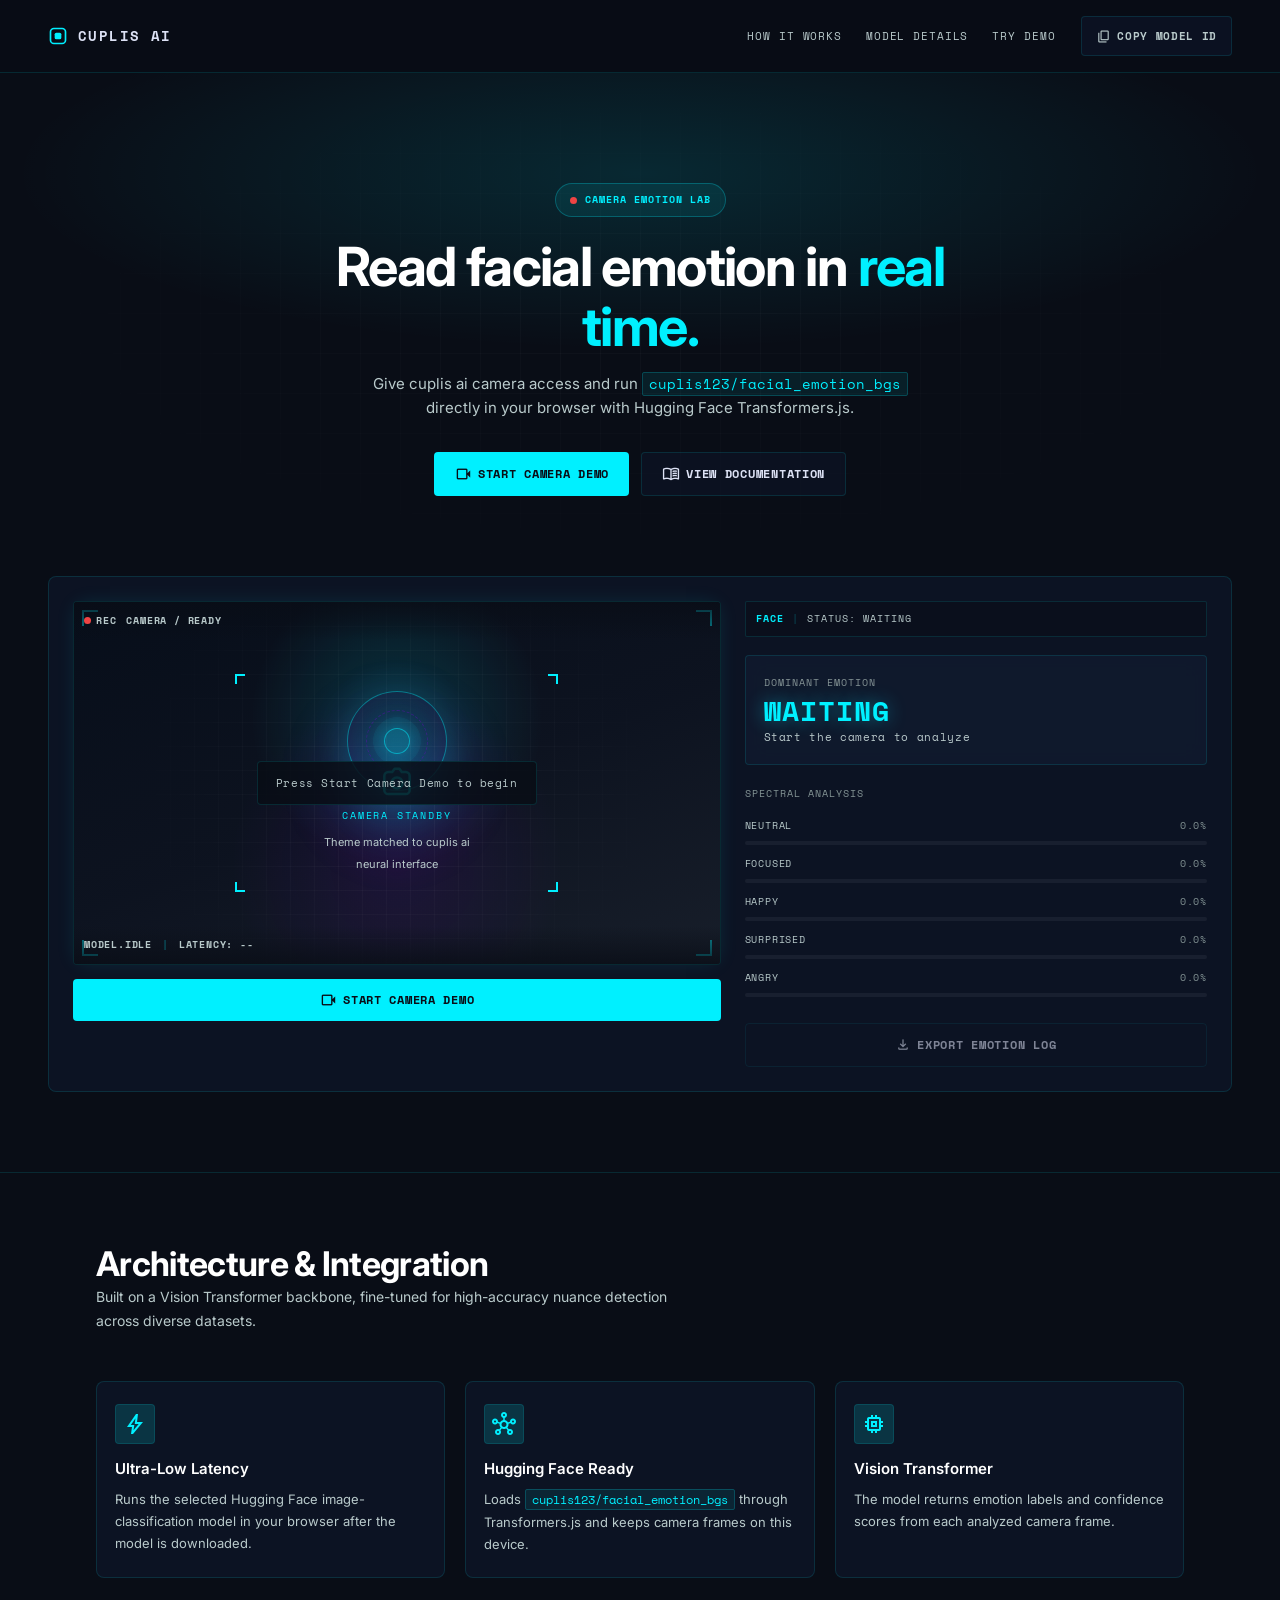
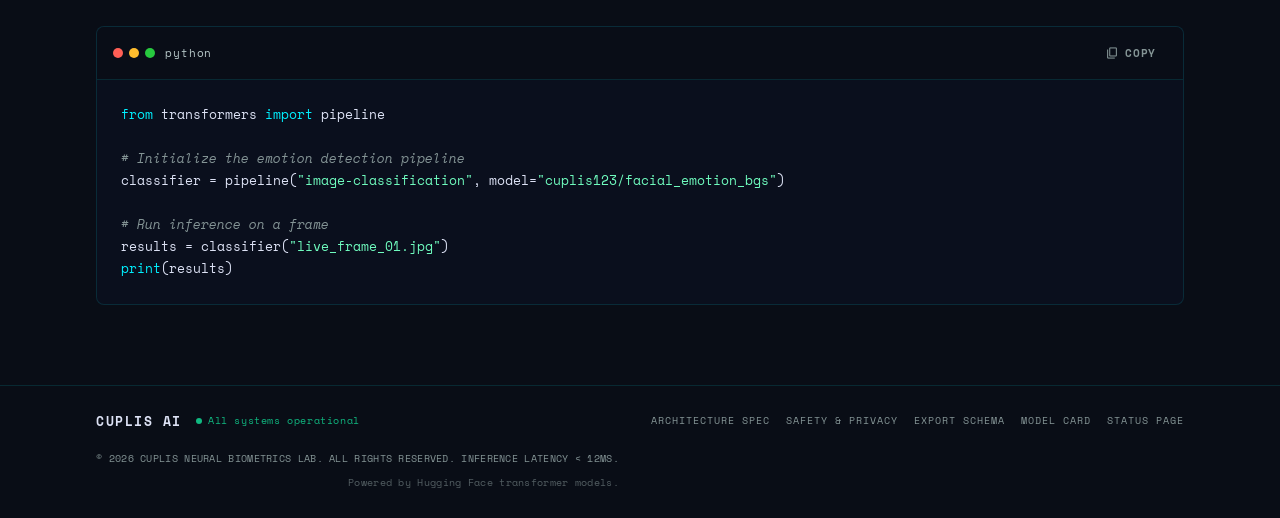
<file: index.html>
<!DOCTYPE html>
<html class="dark" lang="en">
<head>
<meta charset="utf-8"/>
<meta name="viewport" content="width=device-width, initial-scale=1.0, minimum-scale=1.0, viewport-fit=cover"/>
<title>CUPLIS.AI // EMOTION LAB</title>
<meta name="description" content="Real-time facial emotion detection powered by Hugging Face Transformers.js and Vision Transformer architecture."/>
<link rel="icon" href="data:image/svg+xml,<svg xmlns='http://www.w3.org/2000/svg' viewBox='0 0 32 32'><rect width='32' height='32' rx='4' fill='%23090D16'/><rect x='5' y='5' width='22' height='22' rx='4' fill='none' stroke='%2300F0FF' stroke-width='2'/><rect x='11' y='11' width='10' height='10' rx='2' fill='%2300F0FF' opacity='0.8'/></svg>"/>
<!-- Google Fonts -->
<link href="https://fonts.googleapis.com" rel="preconnect"/>
<link crossorigin="" href="https://fonts.gstatic.com" rel="preconnect"/>
<link href="https://fonts.googleapis.com/css2?family=Inter:wght@400;500;600;700&family=Space+Mono:ital,wght@0,400;0,700;1,400&display=swap" rel="stylesheet"/>
<link href="https://fonts.googleapis.com/css2?family=Material+Symbols+Outlined:wght,FILL@100..700,0..1&display=swap" rel="stylesheet"/>
<link rel="stylesheet" href="css/style.css"/>
</head>
<body>
<a class="skip-link" href="#main">Skip to content</a>

<!-- ==================== 1. Navigation ==================== -->
<header class="topnav" id="topnav">
  <div class="topnav-inner">
    <a class="brand" href="#top" aria-label="cuplis ai home">
      <svg class="brand-mark" viewBox="0 0 24 24" aria-hidden="true" fill="none" stroke="currentColor" stroke-width="2" stroke-linecap="round" stroke-linejoin="round">
        <rect x="3" y="3" width="18" height="18" rx="4"/>
        <rect x="8" y="8" width="8" height="8" rx="2" fill="currentColor" stroke="none"/>
      </svg>
      <span>cuplis ai</span>
    </a>
    <nav class="topnav-links" aria-label="Primary">
      <a href="#how-it-works">How it Works</a>
      <a href="#model-details">Model Details</a>
      <a href="#try-demo">Try Demo</a>
    </nav>
    <button class="btn btn-copy-model topnav-cta" type="button" id="btnCopyNav" data-action="api-access">
      <span class="material-symbols-outlined" style="font-size:15px;font-variation-settings:'FILL' 0">content_copy</span>
      Copy Model ID
    </button>
    <button class="nav-toggle" type="button" aria-expanded="false" aria-controls="mobile-menu" aria-label="Toggle menu">
      <span></span><span></span><span></span>
    </button>
  </div>
  <nav class="mobile-menu" id="mobile-menu" aria-label="Mobile">
    <a href="#how-it-works">How it Works</a>
    <a href="#model-details">Model Details</a>
    <a href="#try-demo">Try Demo</a>
    <button class="btn btn-copy-model" type="button" data-action="api-access">Copy Model ID</button>
  </nav>
</header>

<main id="main">

<!-- ==================== 2. Hero ==================== -->
<section class="hero" id="top">
  <div class="hero-bg-grid" aria-hidden="true"></div>
  <div class="hero-glow" aria-hidden="true"></div>
  <div class="container hero-inner">
    <div class="badge" role="status">
      <span class="badge-dot" aria-hidden="true"></span>
      Camera Emotion Lab
    </div>
    <h1 class="hero-title">Read facial emotion in <span class="accent">real time.</span></h1>
    <p class="hero-sub">
      Give cuplis ai camera access and run <code class="code-chip">cuplis123/facial_emotion_bgs</code> directly in your browser with Hugging Face Transformers.js.
    </p>
    <div class="hero-actions">
      <button class="btn btn-primary" type="button" id="initialize-demo">
        <span class="material-symbols-outlined" style="font-size:18px;font-variation-settings:'FILL' 0">videocam</span>
        Start Camera Demo
      </button>
      <a class="btn btn-ghost" href="#model-details">
        <span class="material-symbols-outlined" style="font-size:18px;font-variation-settings:'FILL' 0">menu_book</span>
        View Documentation
      </a>
    </div>
  </div>
</section>

<!-- ==================== 3. Dashboard / Demo ==================== -->
<section class="dashboard-section" id="try-demo">
  <div class="dashboard-outer">
  <div class="dashboard-card">

      <!-- === Video Panel === -->
      <div class="video-pane" id="video-pane">
        <div class="video-frame" id="video-frame">

          <!-- Placeholder -->
          <div class="camera-placeholder" id="camera-placeholder" aria-hidden="true">
            <div class="camera-placeholder-glow"></div>
            <div class="camera-placeholder-grid"></div>
            <div class="camera-placeholder-core">
              <div class="camera-placeholder-ring"></div>
              <div class="camera-placeholder-icon">
                <svg viewBox="0 0 24 24" aria-hidden="true"><path d="M4 7.5A2.5 2.5 0 0 1 6.5 5H9l1.5-2h3L15 5h2.5A2.5 2.5 0 0 1 20 7.5v9A2.5 2.5 0 0 1 17.5 19h-11A2.5 2.5 0 0 1 4 16.5v-9Z"/><circle cx="12" cy="12" r="3.5"/></svg>
              </div>
              <div class="camera-placeholder-copy">
                <span class="camera-placeholder-title">Camera Standby</span>
                <span class="camera-placeholder-subtitle">Theme matched to cuplis ai neural interface</span>
              </div>
            </div>
          </div>

          <!-- Video element -->
          <video class="camera-video" id="camera-video" autoplay muted playsinline aria-label="Live camera preview"></video>
          <canvas id="analysis-canvas" hidden></canvas>
          <div class="camera-message" id="camera-message">Press Start Camera Demo to begin</div>

          <!-- HUD Top -->
          <div class="video-hud hud-top" aria-hidden="true">
            <span class="rec-badge">
              <span class="rec-dot" id="rec-dot"></span>
              REC
            </span>
            <span id="camera-label">CAMERA / READY</span>
          </div>

          <!-- Corner Reticles -->
          <div class="reticle reticle-tl" aria-hidden="true"></div>
          <div class="reticle reticle-tr" aria-hidden="true"></div>
          <div class="reticle reticle-bl" aria-hidden="true"></div>
          <div class="reticle reticle-br" aria-hidden="true"></div>

          <!-- Scanner line -->
          <div class="scanner-line" id="scanner-line" aria-hidden="true"></div>

          <!-- Bounding box -->
          <div class="bounding-box" id="bounding-box" aria-hidden="true">
            <span class="bb-corner bb-tl"></span>
            <span class="bb-corner bb-tr"></span>
            <span class="bb-corner bb-bl"></span>
            <span class="bb-corner bb-br"></span>
          </div>

          <!-- HUD Bottom -->
          <div class="video-hud hud-bottom" aria-hidden="true">
            <span id="sys-status">MODEL.IDLE</span>
            <span class="hud-sep">|</span>
            <span>LATENCY: <span id="latency-value">--</span></span>
          </div>
        </div>

        <!-- Start/Stop button under video -->
        <div class="video-controls">
          <button class="btn btn-primary btn-block" type="button" id="initialize-demo-2">
            <span class="material-symbols-outlined" style="font-size:18px;font-variation-settings:'FILL' 0">videocam</span>
            Start Camera Demo
          </button>
        </div>
      </div>

      <!-- === Telemetry Panel === -->
      <aside class="telemetry-pane" id="telemetry-pane">
        <!-- Face status -->
        <div class="tele-row face-status-row" id="face-status-row" aria-label="Face detection status">
          <span class="tele-label">FACE</span>
          <span class="hud-sep">|</span>
          <span class="tele-value" id="id-status">STATUS: WAITING</span>
        </div>

        <!-- Dominant Emotion card -->
        <div class="emotion-card" id="emotion-card">
          <p class="emotion-card-label">Dominant Emotion</p>
          <p class="emotion-card-value" id="emotion-value">WAITING</p>
          <p class="emotion-card-sub" id="emotion-conf">Start the camera to analyze</p>
        </div>

        <!-- Spectral meter -->
        <div class="spectral-section">
          <p class="spectral-title">Spectral Analysis</p>
          <div class="bars" id="bars">
            <div class="bar-row" data-emotion="NEUTRAL">
              <div class="bar-meta"><span>NEUTRAL</span><span class="bar-pct">0.0%</span></div>
              <div class="bar-track"><div class="bar-fill" style="--w:0%"></div></div>
            </div>
            <div class="bar-row" data-emotion="FOCUSED">
              <div class="bar-meta"><span>FOCUSED</span><span class="bar-pct">0.0%</span></div>
              <div class="bar-track"><div class="bar-fill bar-dim" style="--w:0%"></div></div>
            </div>
            <div class="bar-row" data-emotion="HAPPY">
              <div class="bar-meta"><span>HAPPY</span><span class="bar-pct">0.0%</span></div>
              <div class="bar-track"><div class="bar-fill bar-dim" style="--w:0%"></div></div>
            </div>
            <div class="bar-row" data-emotion="SURPRISED">
              <div class="bar-meta"><span>SURPRISED</span><span class="bar-pct">0.0%</span></div>
              <div class="bar-track"><div class="bar-fill bar-dim" style="--w:0%"></div></div>
            </div>
            <div class="bar-row" data-emotion="ANGRY">
              <div class="bar-meta"><span>ANGRY</span><span class="bar-pct">0.0%</span></div>
              <div class="bar-track"><div class="bar-fill bar-dim" style="--w:0%"></div></div>
            </div>
          </div>
        </div>

        <!-- Export button -->
        <div class="telemetry-footer">
          <button class="btn btn-outline btn-block" type="button" id="export-log">
            <span class="material-symbols-outlined" style="font-size:16px;font-variation-settings:'FILL' 0">download</span>
            Export Emotion Log
          </button>
        </div>
      </aside>
    </div><!-- /dashboard-card -->
  </div><!-- /dashboard-outer -->
</section>

<!-- ==================== 4. Architecture & Integration ==================== -->
<section class="tech-section" id="model-details">
  <div class="container">
    <div class="section-head">
      <h2 class="section-title">Architecture &amp; Integration</h2>
      <p class="section-sub">Built on a Vision Transformer backbone, fine-tuned for high-accuracy nuance detection across diverse datasets.</p>
    </div>

    <div class="feature-grid">
      <article class="feature-card">
        <div class="feature-icon">
          <span class="material-symbols-outlined" style="font-variation-settings:'FILL' 0">bolt</span>
        </div>
        <h3 class="feature-title">Ultra-Low Latency</h3>
        <p class="feature-body">Runs the selected Hugging Face image-classification model in your browser after the model is downloaded.</p>
      </article>
      <article class="feature-card">
        <div class="feature-icon">
          <span class="material-symbols-outlined" style="font-variation-settings:'FILL' 0">hub</span>
        </div>
        <h3 class="feature-title">Hugging Face Ready</h3>
        <p class="feature-body">Loads <code class="code-chip">cuplis123/facial_emotion_bgs</code> through Transformers.js and keeps camera frames on this device.</p>
      </article>
      <article class="feature-card">
        <div class="feature-icon">
          <span class="material-symbols-outlined" style="font-variation-settings:'FILL' 0">memory</span>
        </div>
        <h3 class="feature-title">Vision Transformer</h3>
        <p class="feature-body">The model returns emotion labels and confidence scores from each analyzed camera frame.</p>
      </article>
    </div>

    <!-- Code snippet -->
    <div class="code-card" id="how-it-works">
      <div class="code-head">
        <div class="code-dots" aria-hidden="true"><span></span><span></span><span></span></div>
        <span class="code-lang">python</span>
        <button class="btn btn-copy-code" type="button" id="copy-code" aria-label="Copy code">
          <span class="material-symbols-outlined" style="font-size:14px;font-variation-settings:'FILL' 0">content_copy</span>
          <span class="copy-state" id="copy-state">Copy</span>
        </button>
      </div>
      <div class="code-body">
<pre><code><span class="tok-kw">from</span> transformers <span class="tok-kw">import</span> pipeline

<span class="tok-c"># Initialize the emotion detection pipeline</span>
classifier = pipeline(<span class="tok-str">"image-classification"</span>, model=<span class="tok-str">"cuplis123/facial_emotion_bgs"</span>)

<span class="tok-c"># Run inference on a frame</span>
results = classifier(<span class="tok-str">"live_frame_01.jpg"</span>)
<span class="tok-kw">print</span>(results)</code></pre>
      </div>
    </div>
  </div>
</section>
</main>

<!-- ==================== 5. Footer ==================== -->
<footer class="footer">
  <div class="container footer-inner">
    <div class="footer-brand-block">
      <span class="footer-brand">cuplis ai</span>
      <div class="footer-status">
        <span class="status-dot"></span>
        <span>All systems operational</span>
      </div>
    </div>
    <nav class="footer-links" aria-label="Footer">
      <a href="https://huggingface.co/cuplis123/facial_emotion_bgs" target="_blank" rel="noopener noreferrer">Architecture Spec</a>
      <a href="#top">Safety &amp; Privacy</a>
      <a href="#top">Export Schema</a>
      <a href="https://huggingface.co/cuplis123/facial_emotion_bgs" target="_blank" rel="noopener noreferrer">Model Card</a>
      <a href="#top">Status Page</a>
    </nav>
    <div class="footer-copy">
      <p>&copy; 2026 CUPLIS NEURAL BIOMETRICS LAB. ALL RIGHTS RESERVED. INFERENCE LATENCY &lt; 12MS.</p>
      <p class="footer-copy-sub">Powered by Hugging Face transformer models.</p>
    </div>
  </div>
</footer>

<div class="toast" id="toast" role="status" aria-live="polite"></div>

<script src="js/main.js"></script>
</body>
</html>
</file>
<file: css/style.css>
/* ============================================================
   CUPLIS AI — Neural Telemetry Engine Design System
   ============================================================ */

:root {
  --obsidian:       #090D16;
  --carbon:         #0F172A;
  --surface:        #0d1320;
  --surface-low:    #161b29;
  --surface-mid:    #1a1f2d;
  --surface-high:   #242a38;
  --surface-higher: #2f3543;

  --cyan:           #00F0FF;
  --cyan-dim:       rgba(0,240,255,0.15);
  --cyan-glass:     rgba(0,240,255,0.12);
  --cyan-glow:      rgba(0,240,255,0.35);
  --mint:           #10B981;
  --mint-dim:       rgba(16,185,129,0.15);
  --crimson:        #EF4444;
  --amber:          #F59E0B;

  --text-primary:   #dde2f5;
  --text-muted:     #b9cacb;
  --text-faint:     #849495;

  --border:         rgba(0,240,255,0.12);
  --border-active:  rgba(0,240,255,0.35);

  --font-ui:    "Inter", system-ui, -apple-system, sans-serif;
  --font-mono:  "Space Mono", "SFMono-Regular", Consolas, monospace;

  --nav-height:     60px;
  --sp-1: 4px; --sp-2: 8px; --sp-3: 12px; --sp-4: 16px;
  --sp-5: 20px; --sp-6: 24px; --sp-8: 32px; --sp-12: 48px;
  --container-max:  1440px;
  --pad-x:          16px;

  --r-xs: 2px; --r-sm: 4px; --r-md: 8px; --r-lg: 12px; --r-full: 9999px;
}
@media (min-width: 600px)  { :root { --pad-x: 24px; --nav-height: 68px; } }
@media (min-width: 900px)  { :root { --pad-x: 48px; --nav-height: 72px; } }

/* ============ Reset ============ */
*, *::before, *::after { box-sizing: border-box; margin: 0; padding: 0; }

html {
  scroll-behavior: smooth;
  scroll-padding-top: calc(var(--nav-height) + 8px);
  -webkit-text-size-adjust: 100%;
  /* KUNCI: cegah horizontal scroll dari sumber manapun */
  overflow-x: hidden;
}

body {
  min-height: 100vh;
  display: flex; flex-direction: column;
  background: var(--obsidian);
  color: var(--text-primary);
  font-family: var(--font-ui);
  font-size: 14px; line-height: 22px;
  -webkit-font-smoothing: antialiased;
  text-rendering: optimizeLegibility;
  /* Sama — blok horizontal scroll di body */
  overflow-x: hidden;
  /* Lebar tidak pernah melebihi viewport */
  max-width: 100vw;
}

img { max-width: 100%; display: block; }
a { color: inherit; text-decoration: none; }
button { font: inherit; cursor: pointer; background: none; border: none; }
code { font-family: var(--font-mono); }

::selection { background: var(--cyan); color: var(--obsidian); }

/* ============ Skip Link ============ */
.skip-link {
  position: absolute; left: -9999px; top: 0; z-index: 200;
  background: var(--cyan); color: var(--obsidian);
  padding: 8px 16px; border-radius: 0 0 var(--r-sm) 0; font-weight: 700;
}
.skip-link:focus { left: 0; }

/* ============ Container ============ */
.container {
  width: 100%;
  max-width: var(--container-max);
  margin-inline: auto;
  padding-inline: var(--pad-x);
}

/* ============ Buttons ============ */
.btn {
  display: inline-flex; align-items: center; gap: 6px;
  padding: 10px 20px;
  border-radius: var(--r-sm);
  font-family: var(--font-mono); font-size: 12px; font-weight: 700;
  letter-spacing: 0.06em; text-transform: uppercase;
  cursor: pointer; transition: all 0.18s ease;
  white-space: nowrap;
}

.btn-primary {
  background: var(--cyan); color: var(--obsidian); border: none;
}
.btn-primary:hover { box-shadow: 0 0 22px rgba(0,240,255,0.55); transform: translateY(-1px); }
.btn-primary:active { transform: scale(0.98); }

.btn-ghost {
  background: rgba(15,23,42,0.5); color: var(--text-primary);
  border: 1px solid var(--border);
}
.btn-ghost:hover { border-color: var(--border-active); color: #fff; }

.btn-outline {
  background: transparent; color: var(--text-primary);
  border: 1px solid var(--border);
}
.btn-outline:hover { border-color: var(--border-active); color: var(--cyan); }

.btn-copy-model {
  background: rgba(15,23,42,0.6); color: var(--text-muted);
  border: 1px solid var(--border);
  padding: 8px 14px; font-size: 11px;
}
.btn-copy-model:hover { border-color: var(--border-active); color: #fff; }

.btn-copy-code {
  background: transparent; color: var(--text-faint);
  border: 1px solid transparent;
  padding: 4px 10px; font-size: 11px;
}
.btn-copy-code:hover { color: var(--cyan); }

.btn-block { width: 100%; justify-content: center; }
.btn:disabled { opacity: 0.55; cursor: wait; }

/* ============ Top Navigation ============ */
.topnav {
  position: sticky; top: 0; z-index: 100;
  background: rgba(9,13,22,0.88);
  -webkit-backdrop-filter: blur(20px); backdrop-filter: blur(20px);
  border-bottom: 1px solid var(--border);
  /* Pastikan tidak overflow */
  width: 100%; max-width: 100vw; overflow: hidden;
}
.topnav-inner {
  max-width: var(--container-max); margin-inline: auto;
  display: flex; align-items: center; gap: 16px;
  padding: 0 var(--pad-x); height: var(--nav-height);
}

.brand {
  display: inline-flex; align-items: center; gap: 10px;
  font-family: var(--font-mono); font-size: 14px; font-weight: 700;
  letter-spacing: 0.1em; text-transform: uppercase;
  color: var(--text-primary); margin-right: auto;
  /* Jangan biarkan shrink sampai 0 */
  flex-shrink: 0;
  min-width: 0;
}
.brand-mark { width: 20px; height: 20px; color: var(--cyan); flex: none; }
.brand:hover { color: var(--cyan); }

.topnav-links { display: none; align-items: center; gap: 4px; flex-shrink: 0; }
@media (min-width: 900px) { .topnav-links { display: flex; } }
.topnav-links a {
  color: var(--text-muted); font-family: var(--font-mono); font-size: 11px;
  letter-spacing: 0.08em; text-transform: uppercase;
  padding: 6px 10px; border-radius: var(--r-xs);
  transition: color 0.18s; white-space: nowrap;
}
.topnav-links a:hover { color: var(--cyan); }

.topnav-cta { flex-shrink: 0; }
@media (max-width: 599px) { .topnav-cta { display: none; } }

.nav-toggle {
  display: inline-flex; flex-direction: column; justify-content: center; gap: 5px;
  width: 38px; height: 38px; padding: 8px;
  border: 1px solid var(--border); border-radius: var(--r-sm);
  flex-shrink: 0;
}
.nav-toggle span { height: 2px; background: var(--text-primary); border-radius: 2px; transition: transform 0.2s, opacity 0.2s; }
.nav-toggle[aria-expanded="true"] span:nth-child(1) { transform: translateY(7px) rotate(45deg); }
.nav-toggle[aria-expanded="true"] span:nth-child(2) { opacity: 0; }
.nav-toggle[aria-expanded="true"] span:nth-child(3) { transform: translateY(-7px) rotate(-45deg); }
@media (min-width: 900px) { .nav-toggle { display: none; } }

.mobile-menu {
  display: none; flex-direction: column;
  background: rgba(9,13,22,0.96); border-top: 1px solid var(--border);
  padding: 4px var(--pad-x) 12px;
  width: 100%; /* penting: tidak boleh lebih lebar dari viewport */
}
.mobile-menu.open { display: flex; }
.mobile-menu a {
  color: var(--text-muted); font-family: var(--font-mono); font-size: 12px;
  letter-spacing: 0.08em; text-transform: uppercase;
  padding: 12px 4px; border-bottom: 1px solid rgba(255,255,255,0.04);
  transition: color 0.18s;
}
.mobile-menu a:hover { color: var(--cyan); }
.mobile-menu .btn { margin: 12px 0 4px; }
@media (min-width: 900px) { .mobile-menu { display: none !important; } }

/* ============ Hero ============ */
.hero {
  position: relative; overflow: hidden;
  padding: 52px var(--pad-x) 36px;
  text-align: center;
  /* Tidak boleh lebih lebar dari viewport */
  width: 100%; max-width: 100vw;
}
@media (min-width: 600px) { .hero { padding: 72px var(--pad-x) 52px; } }
@media (min-width: 900px) { .hero { padding: 110px var(--pad-x) 80px; } }

.hero-bg-grid {
  position: absolute; inset: 0; pointer-events: none; z-index: 0;
  background-image:
    linear-gradient(rgba(255,255,255,0.025) 1px, transparent 1px),
    linear-gradient(90deg, rgba(255,255,255,0.025) 1px, transparent 1px);
  background-size: 40px 40px;
  mask-image: radial-gradient(ellipse at center, black 10%, transparent 75%);
}

.hero-glow {
  position: absolute; inset: 0; pointer-events: none; z-index: 0;
  background: radial-gradient(ellipse 70% 50% at 50% 20%, rgba(0,240,255,0.12), transparent 70%);
}

.hero-inner { position: relative; z-index: 1; max-width: 720px; margin-inline: auto; }

.badge {
  display: inline-flex; align-items: center; gap: 8px;
  background: rgba(0,240,255,0.08); border: 1px solid rgba(0,240,255,0.25);
  color: var(--cyan); border-radius: var(--r-full);
  padding: 5px 14px;
  font-family: var(--font-mono); font-size: 10px; font-weight: 700;
  letter-spacing: 0.1em; text-transform: uppercase;
  margin-bottom: 20px;
}
.badge-dot {
  width: 7px; height: 7px; border-radius: 50%;
  background: var(--crimson);
  animation: pulse 1.6s ease-in-out infinite;
  flex-shrink: 0;
}

.hero-title {
  font-family: var(--font-ui);
  font-size: clamp(24px, 7vw, 54px);
  font-weight: 700; line-height: 1.12; letter-spacing: -0.03em;
  color: #fff; margin-bottom: 14px;
}
.accent { color: var(--cyan); }

.hero-sub {
  font-size: 14px; line-height: 24px; color: var(--text-muted);
  max-width: 560px; margin-inline: auto; margin-bottom: 24px;
}
@media (min-width: 600px) { .hero-sub { font-size: 15px; margin-bottom: 32px; } }

.code-chip {
  background: rgba(0,240,255,0.08); border: 1px solid rgba(0,240,255,0.2);
  color: var(--cyan); border-radius: var(--r-xs);
  padding: 1px 6px; font-size: 0.9em;
  /* Jangan biarkan code chip membuat overflow */
  word-break: break-all;
}

.hero-actions {
  display: flex; flex-wrap: wrap; gap: 12px; justify-content: center;
}
/* Di HP kecil, stack tombol vertikal & penuh lebar */
@media (max-width: 479px) {
  .hero-actions { flex-direction: column; align-items: stretch; }
  .hero-actions .btn { justify-content: center; }
}

/* ============ Dashboard Section ============ */
.dashboard-section {
  /* Tidak ada padding kiri-kanan — video bisa full-bleed */
  padding-bottom: 48px;
  width: 100%;
}
@media (min-width: 600px) { .dashboard-section { padding-bottom: 64px; } }
@media (min-width: 900px) { .dashboard-section { padding-bottom: 80px; } }

/* Wrapper — di mobile tidak ada padding horizontal */
.dashboard-outer {
  width: 100%;
  padding-inline: 0;
}
@media (min-width: 600px) {
  .dashboard-outer { padding-inline: var(--pad-x); }
}
@media (min-width: 900px) {
  .dashboard-outer {
    max-width: var(--container-max);
    margin-inline: auto;
  }
}

.dashboard-card {
  display: grid;
  grid-template-columns: 1fr;
  /* Mobile: tidak ada gap, konten stack rapi */
  gap: 0;
  background: rgba(15,23,42,0.7);
  border: none;
  border-radius: 0;
  padding: 0;
  backdrop-filter: blur(12px);
  -webkit-backdrop-filter: blur(12px);
}
@media (min-width: 600px) {
  .dashboard-card {
    border: 1px solid var(--border);
    border-radius: var(--r-md);
    padding: 20px;
    gap: 20px;
  }
}
@media (min-width: 900px) {
  .dashboard-card {
    grid-template-columns: minmax(0,7fr) minmax(0,5fr);
    padding: 24px;
    gap: 24px;
  }
}

/* ============ Video Panel ============ */
.video-pane { display: flex; flex-direction: column; }

.video-frame {
  position: relative;
  width: 100%;
  /* Mobile <480px: hampir kotak, tinggi besar */
  aspect-ratio: 1 / 1;
  min-height: 290px;
  overflow: hidden;
  border-radius: 0;
  background: var(--obsidian);
  border-top: 1px solid var(--border);
  border-bottom: 1px solid var(--border);
  box-shadow: 0 0 20px -5px rgba(0,240,255,0.15);
}
@media (min-width: 480px) {
  .video-frame {
    aspect-ratio: 4 / 3;
    min-height: 320px;
  }
}
@media (min-width: 600px) {
  .video-frame {
    aspect-ratio: 16 / 9;
    min-height: unset;
    border-radius: var(--r-sm);
    border: 1px solid var(--border);
  }
}

/* Camera Placeholder */
.camera-placeholder {
  position: absolute; inset: 0; z-index: 1;
  display: flex; align-items: center; justify-content: center;
  background:
    radial-gradient(circle at 50% 32%, rgba(0,240,255,0.16), transparent 36%),
    radial-gradient(circle at 50% 72%, rgba(119,1,208,0.12), transparent 40%),
    linear-gradient(160deg, rgba(7,14,26,0.98), rgba(13,19,32,0.96) 52%, rgba(25,32,44,0.9));
}
.camera-placeholder-glow {
  position: absolute; inset: 0; pointer-events: none;
  background:
    radial-gradient(circle at 50% 48%, rgba(0,240,255,0.22), transparent 20%),
    radial-gradient(circle at 50% 48%, rgba(119,1,208,0.15), transparent 30%);
  filter: blur(8px);
}
.camera-placeholder-grid {
  position: absolute; inset: 0; pointer-events: none;
  background-image:
    linear-gradient(rgba(255,255,255,0.04) 1px, transparent 1px),
    linear-gradient(90deg, rgba(255,255,255,0.04) 1px, transparent 1px);
  background-size: 24px 24px;
  mask-image: radial-gradient(circle at center, black 10%, transparent 75%);
}
.camera-placeholder-core {
  position: relative; z-index: 1;
  display: flex; flex-direction: column; align-items: center; gap: 14px;
  padding: 24px 20px; text-align: center;
}
.camera-placeholder-ring {
  width: 100px; height: 100px; border-radius: 50%;
  border: 1px solid rgba(0,240,255,0.4);
  box-shadow: 0 0 40px rgba(0,240,255,0.14), inset 0 0 28px rgba(119,1,208,0.1);
  background: radial-gradient(circle, rgba(0,240,255,0.06) 0 34%, transparent 35% 100%);
  position: relative;
}
.camera-placeholder-ring::before, .camera-placeholder-ring::after {
  content: ""; position: absolute; inset: 50%; transform: translate(-50%,-50%); border-radius: 50%;
}
.camera-placeholder-ring::before {
  width: 62px; height: 62px;
  border: 1px dashed rgba(119,1,208,0.35);
}
.camera-placeholder-ring::after {
  width: 26px; height: 26px;
  background: rgba(0,240,255,0.14);
  border: 1px solid rgba(0,240,255,0.5);
  box-shadow: 0 0 18px rgba(0,240,255,0.3);
}
.camera-placeholder-icon {
  position: absolute; inset: 0; display: grid; place-items: center; color: var(--cyan);
}
.camera-placeholder-icon svg {
  width: 38px; height: 38px; fill: none; stroke: currentColor;
  stroke-width: 1.6; stroke-linecap: round; stroke-linejoin: round;
  filter: drop-shadow(0 0 8px rgba(0,240,255,0.4));
}
.camera-placeholder-copy {}
.camera-placeholder-title {
  display: block; font-family: var(--font-mono); font-size: 10px;
  letter-spacing: 0.18em; text-transform: uppercase; color: var(--cyan);
  margin-bottom: 4px;
}
.camera-placeholder-subtitle {
  display: block; font-size: 11px; color: var(--text-muted); max-width: 180px;
}
.camera-placeholder.is-hidden { display: none; }

/* Video element */
.camera-video {
  display: none; position: absolute; inset: 0; z-index: 2;
  width: 100%; height: 100%;
  object-fit: cover; transform: scaleX(-1); background: #000;
}
.camera-video.is-visible { display: block; }

.camera-message {
  position: absolute; left: 50%; top: 50%; z-index: 25;
  transform: translate(-50%,-50%);
  width: min(88%, 280px); padding: 10px 14px; text-align: center;
  color: var(--text-muted); background: rgba(9,13,22,0.85);
  border: 1px solid var(--border); border-radius: var(--r-sm);
  font-family: var(--font-mono); font-size: 11px; letter-spacing: 0.05em;
  pointer-events: none;
}
.camera-video.is-visible ~ #analysis-canvas + .camera-message { display: none; }

/* HUD overlays */
.video-hud {
  position: absolute; left: 0; right: 0; z-index: 20;
  display: flex; align-items: center; gap: 10px;
  padding: 8px 10px;
  font-family: var(--font-mono); font-size: 10px;
  font-weight: 700; letter-spacing: 0.08em; text-transform: uppercase;
  color: var(--text-muted);
}
.hud-top    { top: 0;    background: linear-gradient(to bottom, rgba(9,13,22,0.8), transparent); }
.hud-bottom { bottom: 0; background: linear-gradient(to top,   rgba(9,13,22,0.8), transparent); }
.hud-sep { color: rgba(0,240,255,0.3); }

.rec-badge { display: flex; align-items: center; gap: 5px; }
.rec-dot {
  width: 7px; height: 7px; border-radius: 50%;
  background: var(--crimson);
  box-shadow: 0 0 0 0 rgba(239,68,68,0.5); flex-shrink: 0;
}
.rec-dot.live { animation: pulse 1.2s ease-in-out infinite; }

/* Corner Reticles */
.reticle {
  position: absolute; z-index: 15; width: 16px; height: 16px;
  pointer-events: none; opacity: 0.55; transition: opacity 0.3s;
}
.reticle.active { opacity: 1; }
.reticle-tl { top: 8px;  left: 8px;  border-top: 2px solid var(--cyan); border-left: 2px solid var(--cyan); }
.reticle-tr { top: 8px;  right: 8px; border-top: 2px solid var(--cyan); border-right: 2px solid var(--cyan); }
.reticle-bl { bottom: 8px; left: 8px;  border-bottom: 2px solid var(--cyan); border-left: 2px solid var(--cyan); }
.reticle-br { bottom: 8px; right: 8px; border-bottom: 2px solid var(--cyan); border-right: 2px solid var(--cyan); }

/* Scanner Line */
.scanner-line {
  position: absolute; left: 0; right: 0; top: -2px; z-index: 18;
  height: 2px; background: linear-gradient(90deg, transparent, var(--cyan), transparent);
  opacity: 0; box-shadow: 0 0 8px var(--cyan);
}
.scanner-line.scanning { opacity: 0.8; animation: scan 2.8s ease-in-out infinite; }

/* Bounding box */
.bounding-box {
  position: absolute; z-index: 19;
  top: 20%; left: 25%; right: 25%; bottom: 20%;
  border: 1px solid transparent; transition: all 0.4s ease; pointer-events: none;
}
.bounding-box.tracking {
  border-color: rgba(0,240,255,0.55);
  box-shadow: 0 0 15px rgba(0,240,255,0.2), inset 0 0 8px rgba(0,240,255,0.05);
  animation: bb-pulse 2s ease-in-out infinite;
}
.bb-corner { position: absolute; width: 10px; height: 10px; border-color: var(--cyan); border-style: solid; }
.bb-tl { top: -1px;    left: -1px;  border-width: 2px 0 0 2px; }
.bb-tr { top: -1px;    right: -1px; border-width: 2px 2px 0 0; }
.bb-bl { bottom: -1px; left: -1px;  border-width: 0 0 2px 2px; }
.bb-br { bottom: -1px; right: -1px; border-width: 0 2px 2px 0; }

/* Video controls */
.video-controls {
  padding: 12px var(--pad-x);
  border-bottom: 1px solid var(--border);
}
@media (min-width: 600px) { .video-controls { padding: 14px 0 0; border-bottom: none; } }

.btn-primary.is-live {
  background: rgba(16,185,129,0.12);
  color: var(--mint); border: 1px solid rgba(16,185,129,0.45);
}

/* ============ Telemetry Panel ============ */
.telemetry-pane {
  display: flex; flex-direction: column; gap: 14px;
  padding: 16px var(--pad-x);
}
@media (min-width: 600px) { .telemetry-pane { padding: 0; gap: 18px; } }

.tele-row {
  display: flex; align-items: center; gap: 8px;
  font-family: var(--font-mono); font-size: 10px;
  letter-spacing: 0.1em; text-transform: uppercase;
  color: var(--text-muted);
  padding: 6px 10px;
  background: rgba(9,13,22,0.5);
  border: 1px solid var(--border); border-radius: var(--r-xs);
}
.tele-label { color: var(--cyan); font-weight: 700; }

.emotion-card {
  background: rgba(17,26,46,0.85);
  border: 1px solid var(--border);
  border-radius: var(--r-sm);
  padding: 16px 18px;
  backdrop-filter: blur(12px);
  transition: opacity 0.15s;
}
.emotion-card-label {
  font-family: var(--font-mono); font-size: 10px;
  letter-spacing: 0.1em; text-transform: uppercase;
  color: var(--text-faint); margin-bottom: 6px;
}
.emotion-card-value {
  font-family: var(--font-mono); font-size: 24px;
  font-weight: 700; letter-spacing: 0.04em;
  color: var(--cyan); margin-bottom: 4px;
  text-shadow: 0 0 18px rgba(0,240,255,0.4);
}
@media (min-width: 600px) { .emotion-card-value { font-size: 28px; } }
.emotion-card-sub {
  font-family: var(--font-mono); font-size: 11px;
  color: var(--text-muted); letter-spacing: 0.06em;
}

/* Spectral Bars */
.spectral-title {
  font-family: var(--font-mono); font-size: 10px;
  letter-spacing: 0.1em; text-transform: uppercase;
  color: var(--text-faint); margin-bottom: 10px;
}

.bar-row { margin-bottom: 8px; }
.bar-meta {
  display: flex; justify-content: space-between;
  font-family: var(--font-mono); font-size: 10px;
  letter-spacing: 0.08em; text-transform: uppercase;
  color: var(--text-muted); margin-bottom: 4px;
}
.bar-pct { color: var(--text-faint); min-width: 40px; text-align: right; }

.bar-track {
  height: 4px; border-radius: 2px;
  background: rgba(255,255,255,0.05); overflow: hidden;
}
.bar-fill {
  height: 100%; border-radius: 2px; width: var(--w, 0%);
  background: linear-gradient(90deg, #06B6D4, var(--cyan));
  transition: width 0.4s ease;
}
.bar-fill.bar-dim  { background: rgba(0,240,255,0.4); }
.bar-fill.bar-high { background: linear-gradient(90deg, #059669, var(--mint)); }

.telemetry-footer { margin-top: auto; }

/* ============ Tech Section ============ */
.tech-section {
  padding: 56px var(--pad-x);
  border-top: 1px solid var(--border);
  width: 100%;
}
@media (min-width: 900px) { .tech-section { padding: 80px var(--pad-x); } }

.section-head { margin-bottom: 36px; max-width: 600px; }
@media (min-width: 600px) { .section-head { margin-bottom: 48px; } }
.section-title {
  font-family: var(--font-ui); font-size: clamp(22px,4vw,34px);
  font-weight: 700; letter-spacing: -0.02em;
  color: #fff; margin-bottom: 10px;
}
.section-sub { font-size: 14px; color: var(--text-muted); line-height: 24px; }

.feature-grid {
  display: grid;
  grid-template-columns: 1fr;
  gap: 14px; margin-bottom: 36px;
}
@media (min-width: 520px) { .feature-grid { grid-template-columns: repeat(2,1fr); } }
@media (min-width: 900px) { .feature-grid { grid-template-columns: repeat(3,1fr); gap: 20px; margin-bottom: 48px; } }

.feature-card {
  background: rgba(15,23,42,0.7); border: 1px solid var(--border);
  border-radius: var(--r-md); padding: 22px 18px;
  transition: border-color 0.2s, box-shadow 0.2s;
}
.feature-card:hover { border-color: rgba(0,240,255,0.3); box-shadow: 0 0 20px -8px rgba(0,240,255,0.15); }
.feature-icon {
  width: 40px; height: 40px; border-radius: var(--r-sm);
  background: var(--cyan-dim); border: 1px solid var(--cyan-glass);
  display: grid; place-items: center; color: var(--cyan);
  margin-bottom: 14px; font-size: 20px;
}
.feature-title {
  font-family: var(--font-ui); font-size: 15px; font-weight: 600;
  color: #fff; margin-bottom: 8px;
}
.feature-body { font-size: 13px; color: var(--text-muted); line-height: 22px; }

/* Code card */
.code-card {
  background: #0A0F1D; border: 1px solid var(--border);
  border-radius: var(--r-md); overflow: hidden;
}
.code-head {
  display: flex; align-items: center; gap: 10px;
  padding: 10px 16px; border-bottom: 1px solid var(--border);
  background: rgba(9,13,22,0.8);
}
.code-dots { display: flex; gap: 6px; }
.code-dots span { width: 10px; height: 10px; border-radius: 50%; }
.code-dots span:nth-child(1) { background: #FF5F56; }
.code-dots span:nth-child(2) { background: #FFBD2E; }
.code-dots span:nth-child(3) { background: #27C93F; }
.code-lang {
  font-family: var(--font-mono); font-size: 11px;
  letter-spacing: 0.08em; color: var(--text-muted); margin-right: auto;
}
.code-body {
  padding: 20px 16px; overflow-x: auto;
  -webkit-overflow-scrolling: touch;
}
@media (min-width: 600px) { .code-body { padding: 24px; } }
.code-body pre { margin: 0; }
.code-body code {
  font-family: var(--font-mono); font-size: 12px; line-height: 20px;
  color: var(--text-primary); white-space: pre;
}
@media (min-width: 600px) { .code-body code { font-size: 13px; } }
.tok-kw  { color: var(--cyan); }
.tok-str { color: #6FFBBE; }
.tok-c   { color: var(--text-faint); font-style: italic; }

/* ============ Footer ============ */
.footer {
  margin-top: auto;
  background: var(--obsidian);
  border-top: 1px solid var(--border);
  padding: 24px var(--pad-x);
  width: 100%;
}

.footer-inner {
  display: flex; flex-direction: column; gap: 16px;
  max-width: var(--container-max); margin-inline: auto;
}
@media (min-width: 760px) {
  .footer-inner { flex-direction: row; align-items: center; justify-content: space-between; flex-wrap: wrap; }
}

.footer-brand-block { display: flex; align-items: center; gap: 14px; flex-wrap: wrap; }
.footer-brand {
  font-family: var(--font-mono); font-size: 13px; font-weight: 700;
  letter-spacing: 0.12em; text-transform: uppercase; color: var(--text-primary);
}
.footer-status {
  display: flex; align-items: center; gap: 6px;
  font-family: var(--font-mono); font-size: 10px; color: var(--mint); letter-spacing: 0.06em;
}
.status-dot {
  width: 6px; height: 6px; border-radius: 50%;
  background: var(--mint); animation: pulse-mint 2s ease-in-out infinite;
  flex-shrink: 0;
}

.footer-links {
  display: flex; flex-wrap: wrap; gap: 12px 16px; align-items: center;
}
.footer-links a {
  font-family: var(--font-mono); font-size: 10px;
  letter-spacing: 0.1em; text-transform: uppercase;
  color: var(--text-faint); transition: color 0.18s;
}
.footer-links a:hover { color: var(--cyan); }

.footer-copy {
  font-family: var(--font-mono); font-size: 10px;
  letter-spacing: 0.03em; color: var(--text-faint);
}
@media (min-width: 760px) { .footer-copy { text-align: right; } }
.footer-copy-sub { opacity: 0.6; margin-top: 2px; }

/* ============ Toast ============ */
.toast {
  position: fixed; bottom: 20px; left: 50%; transform: translate(-50%, 20px);
  padding: 10px 20px; border-radius: var(--r-sm);
  background: var(--surface-higher); border: 1px solid var(--border);
  color: var(--text-primary); font-family: var(--font-mono);
  font-size: 12px; letter-spacing: 0.04em;
  box-shadow: 0 8px 24px rgba(0,0,0,0.5);
  opacity: 0; pointer-events: none;
  transition: opacity 0.25s, transform 0.25s; z-index: 300;
  /* Batas lebar agar tidak overflow di mobile */
  max-width: calc(100vw - 32px);
  white-space: nowrap; overflow: hidden; text-overflow: ellipsis;
}
.toast.show { opacity: 1; transform: translate(-50%, 0); pointer-events: auto; }

/* ============ Animations ============ */
@keyframes pulse {
  0%, 100% { box-shadow: 0 0 0 0 rgba(239,68,68,0.5); }
  50%       { box-shadow: 0 0 0 4px rgba(239,68,68,0); }
}
@keyframes pulse-mint {
  0%, 100% { opacity: 1; }
  50%       { opacity: 0.5; }
}
@keyframes scan {
  0%   { top: 0;    opacity: 0; }
  5%   { opacity: 0.8; }
  95%  { opacity: 0.8; }
  100% { top: 100%; opacity: 0; }
}
@keyframes bb-pulse {
  0%, 100% { box-shadow: 0 0 15px rgba(0,240,255,0.2), inset 0 0 8px rgba(0,240,255,0.05); }
  50%       { box-shadow: 0 0 25px rgba(0,240,255,0.35), inset 0 0 12px rgba(0,240,255,0.08); }
}

/* ============ Reduced Motion ============ */
@media (prefers-reduced-motion: reduce) {
  html { scroll-behavior: auto; }
  *, *::before, *::after { animation-duration: 0.001s !important; transition-duration: 0.001s !important; }
}
</file>
